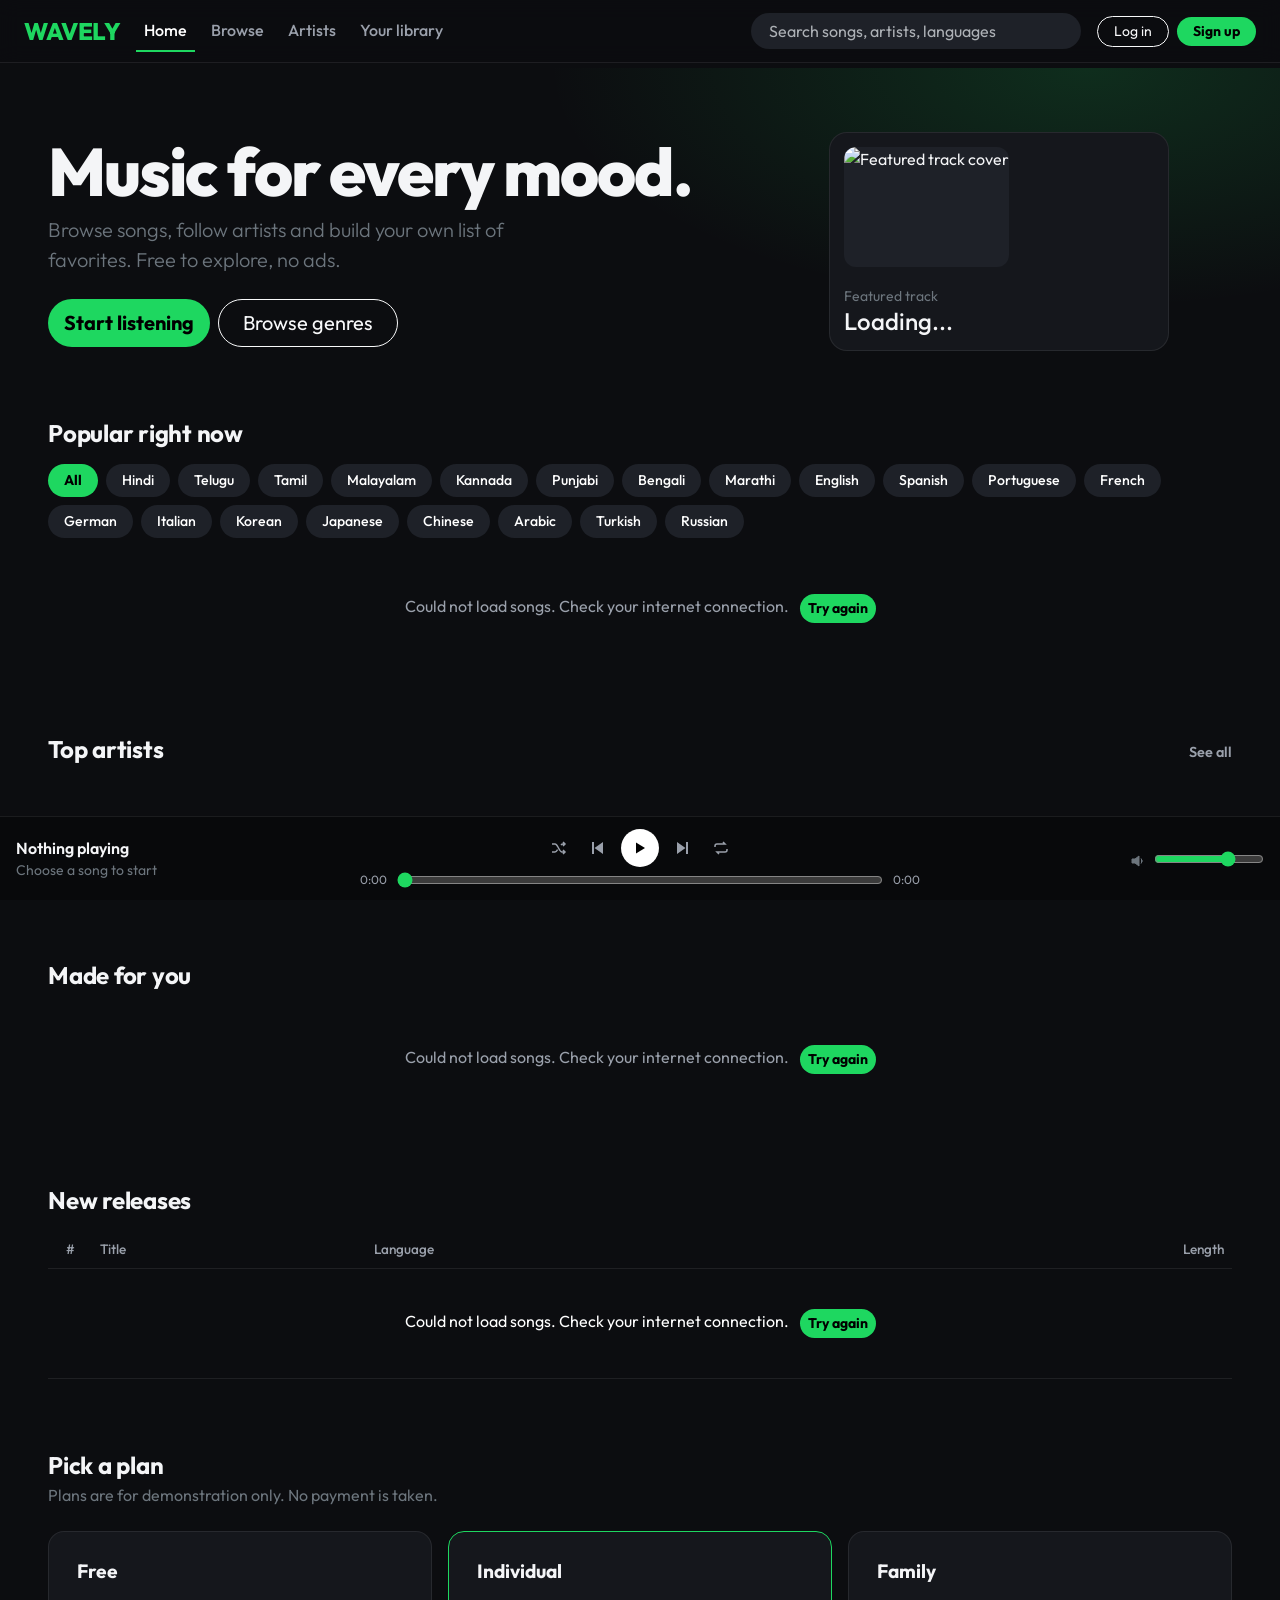
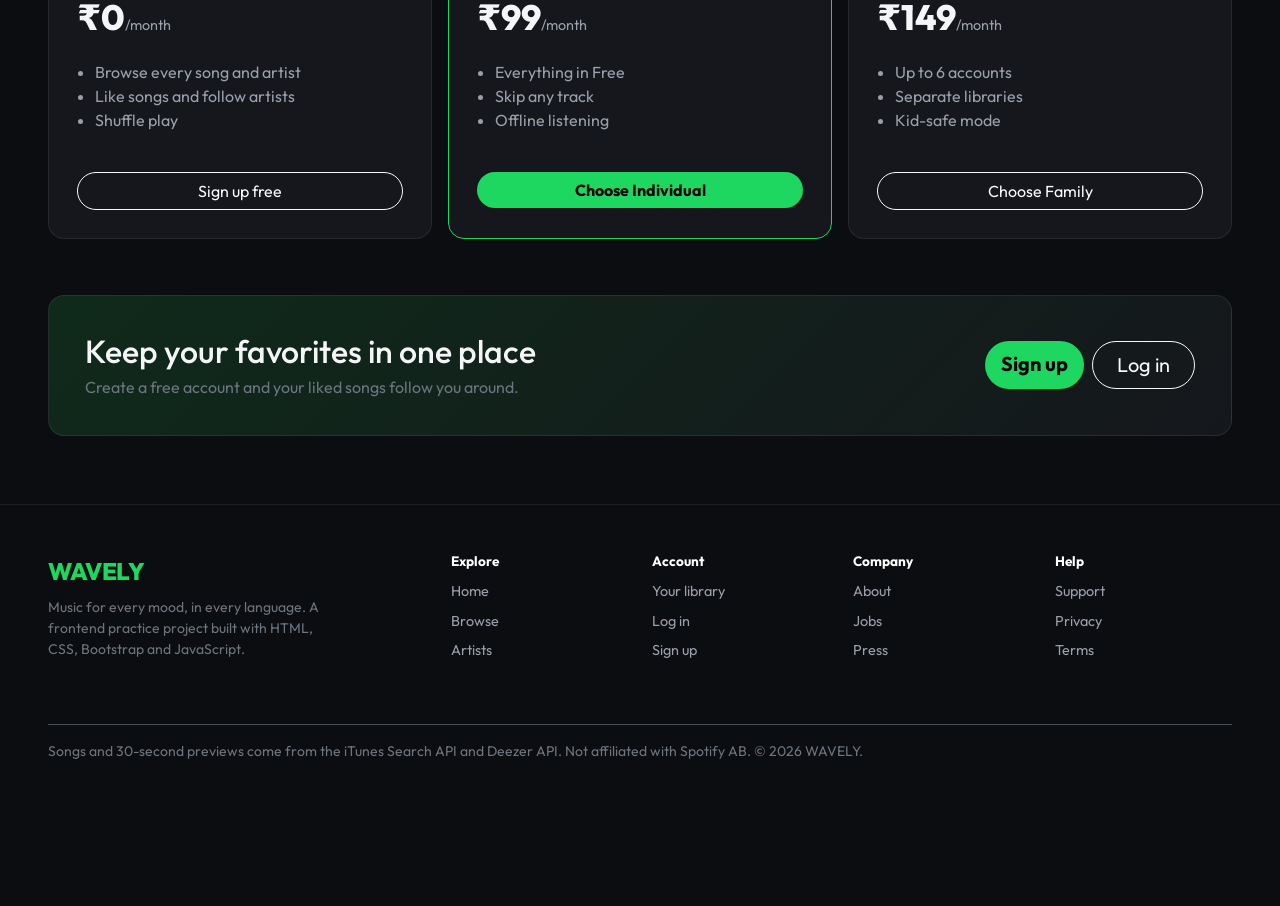
<file: index.html>
<!DOCTYPE html>
<html lang="en" data-bs-theme="dark">
<head>
  <meta charset="UTF-8">
  <meta name="viewport" content="width=device-width, initial-scale=1.0">
  <meta name="description" content="Wavely: stream songs, artists and playlists. A frontend practice project.">
  <title>WAVELY | Home</title>
  <link href="https://cdn.jsdelivr.net/npm/bootstrap@5.3.3/dist/css/bootstrap.min.css" rel="stylesheet">
  <link href="https://fonts.googleapis.com/css2?family=Outfit:wght@400;500;600;700;800&display=swap" rel="stylesheet">
  <link rel="stylesheet" href="./style.css">
</head>
<body data-page="home">
<div id="app-nav"></div>
<main>
  <header class="hero">
    <div class="container-fluid px-3 px-lg-5">
      <div class="row align-items-center g-5">
        <div class="col-lg-7">
          <h1>Music for every mood.</h1>
          <p class="lead text-secondary col-lg-9">Browse songs, follow artists and build your own list of favorites. Free to explore, no ads.</p>
          <div class="d-flex flex-wrap gap-2 mt-4">
            <button class="btn btn-accent btn-lg" id="heroPlay" data-play="">Start listening</button>
            <a href="./browse.html" class="btn btn-outline-light btn-lg rounded-pill px-4">Browse genres</a>
          </div>
        </div>
        <div class="col-lg-5">
          <div class="hero-card" id="heroCard" data-play="" role="button" tabindex="0">
            <img id="heroImg" alt="Featured track cover">
            <div class="mt-3"><small class="text-secondary">Featured track</small>
              <h2 class="h4 mb-0" id="heroTitle">Loading...</h2><span class="text-secondary" id="heroArtist"></span></div>
          </div>
        </div>
      </div>
    </div>
  </header>

  <section class="block container-fluid px-3 px-lg-5" data-block>
    <div class="d-flex flex-wrap justify-content-between align-items-center gap-3 mb-3">
      <h2 class="section-title">Popular right now</h2>
      <div class="chips" data-render="chips" data-instant></div>
    </div>
    <div class="row g-3" data-render="songs" data-kind="card" data-skel="12" data-lang-scope></div>
  </section>

  <section class="block container-fluid px-3 px-lg-5" data-block>
    <div class="d-flex justify-content-between align-items-end mb-3">
      <h2 class="section-title">Top artists</h2>
      <a href="./artists.html" class="see-all">See all</a>
    </div>
    <div class="row g-3" data-render="artistsTop" data-kind="card" data-skel="6"></div>
  </section>

  <section class="block container-fluid px-3 px-lg-5" data-block>
    <h2 class="section-title mb-3">Made for you</h2>
    <div class="row g-3" data-render="playlists" data-kind="card" data-skel="6"></div>
  </section>

  <section class="block container-fluid px-3 px-lg-5" data-block>
    <h2 class="section-title mb-3">New releases</h2>
    <div class="table-responsive">
      <table class="table song-table align-middle">
        <thead><tr><th class="num">#</th><th>Title</th><th class="d-none d-md-table-cell">Language</th><th class="text-end">Length</th></tr></thead>
        <tbody data-render="new" data-kind="row" data-skel="6"></tbody>
      </table>
    </div>
  </section>

  <section class="block container-fluid px-3 px-lg-5">
    <h2 class="section-title mb-1">Pick a plan</h2>
    <p class="text-secondary mb-4">Plans are for demonstration only. No payment is taken.</p>
    <div class="row g-3">
      <div class="col-md-4"><div class="plan h-100"><h3>Free</h3><p class="price">&#8377;0<small>/month</small></p>
        <ul><li>Browse every song and artist</li><li>Like songs and follow artists</li><li>Shuffle play</li></ul>
        <a href="./signup.html" class="btn btn-outline-light rounded-pill w-100">Sign up free</a></div></div>
      <div class="col-md-4"><div class="plan featured h-100"><h3>Individual</h3><p class="price">&#8377;99<small>/month</small></p>
        <ul><li>Everything in Free</li><li>Skip any track</li><li>Offline listening</li></ul>
        <a href="./signup.html" class="btn btn-accent w-100">Choose Individual</a></div></div>
      <div class="col-md-4"><div class="plan h-100"><h3>Family</h3><p class="price">&#8377;149<small>/month</small></p>
        <ul><li>Up to 6 accounts</li><li>Separate libraries</li><li>Kid-safe mode</li></ul>
        <a href="./signup.html" class="btn btn-outline-light rounded-pill w-100">Choose Family</a></div></div>
    </div>
  </section>

  <section class="block container-fluid px-3 px-lg-5">
    <div class="cta">
      <div><h2 class="mb-1">Keep your favorites in one place</h2><p class="text-secondary mb-0">Create a free account and your liked songs follow you around.</p></div>
      <div class="d-flex gap-2"><a href="./signup.html" class="btn btn-accent btn-lg">Sign up</a><a href="./login.html" class="btn btn-outline-light btn-lg rounded-pill px-4">Log in</a></div>
    </div>
  </section>
</main>
<div id="app-footer"></div>
<div id="app-player"></div>
<script src="https://cdn.jsdelivr.net/npm/bootstrap@5.3.3/dist/js/bootstrap.bundle.min.js"></script>
<script src="./script.js"></script>
</body>
</html>
</file>
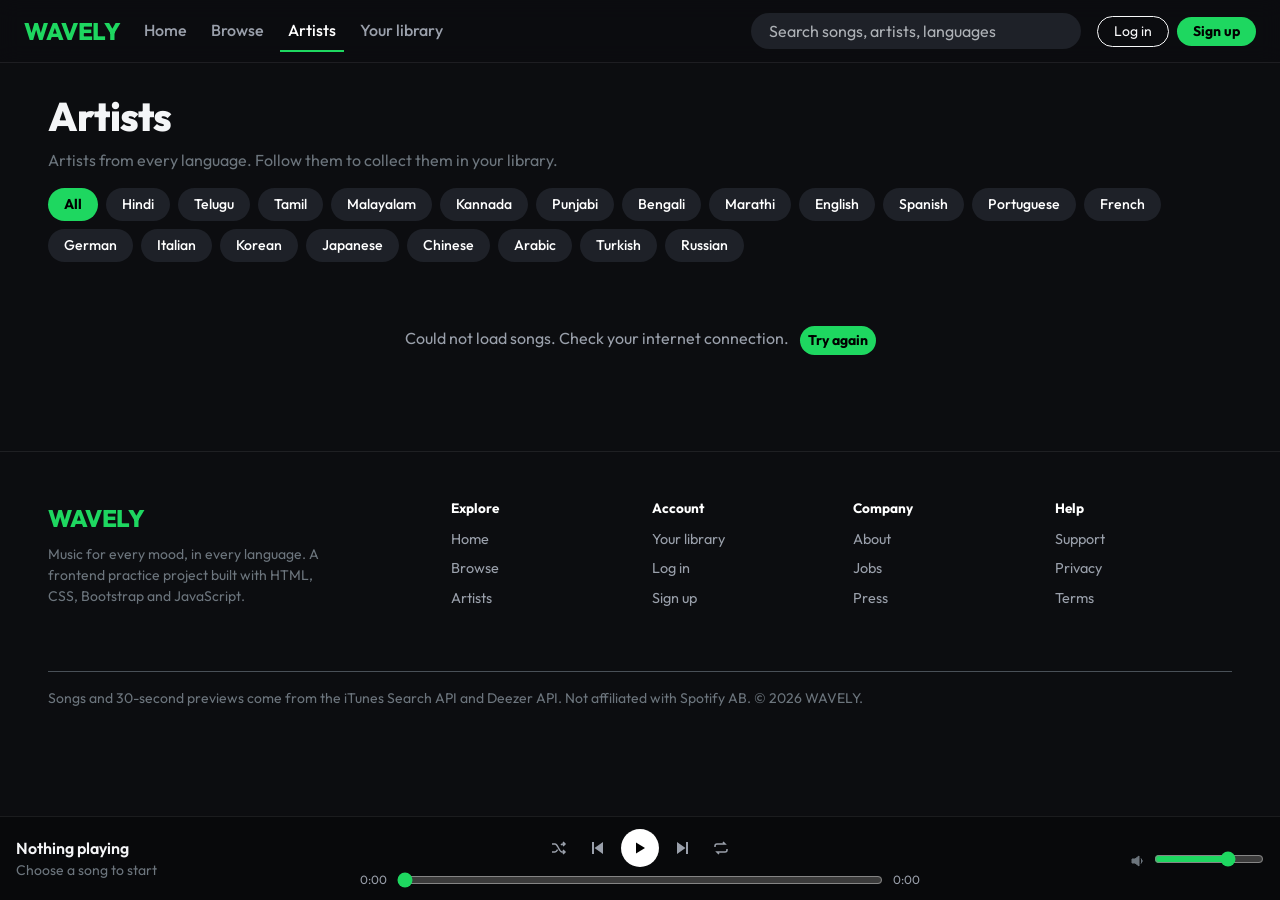
<file: artists.html>
<!DOCTYPE html>
<html lang="en" data-bs-theme="dark">
<head>
  <meta charset="UTF-8">
  <meta name="viewport" content="width=device-width, initial-scale=1.0">
  <meta name="description" content="Discover and follow artists on Wavely.">
  <title>WAVELY | Artists</title>
  <link href="https://cdn.jsdelivr.net/npm/bootstrap@5.3.3/dist/css/bootstrap.min.css" rel="stylesheet">
  <link href="https://fonts.googleapis.com/css2?family=Outfit:wght@400;500;600;700;800&display=swap" rel="stylesheet">
  <link rel="stylesheet" href="./style.css">
</head>
<body data-page="artists">
<div id="app-nav"></div>
<main class="container-fluid px-3 px-lg-5 pt-4">
  <h1 class="page-title">Artists</h1>
  <p class="text-secondary mb-3">Artists from every language. Follow them to collect them in your library.</p>
  <div class="chips mb-4" data-render="chips" data-instant></div>
  <div class="row g-3" data-render="artists" data-kind="card" data-skel="12" data-lang-scope></div>
</main>
<div id="app-footer"></div>
<div id="app-player"></div>
<script src="https://cdn.jsdelivr.net/npm/bootstrap@5.3.3/dist/js/bootstrap.bundle.min.js"></script>
<script src="./script.js"></script>
</body>
</html>
</file>
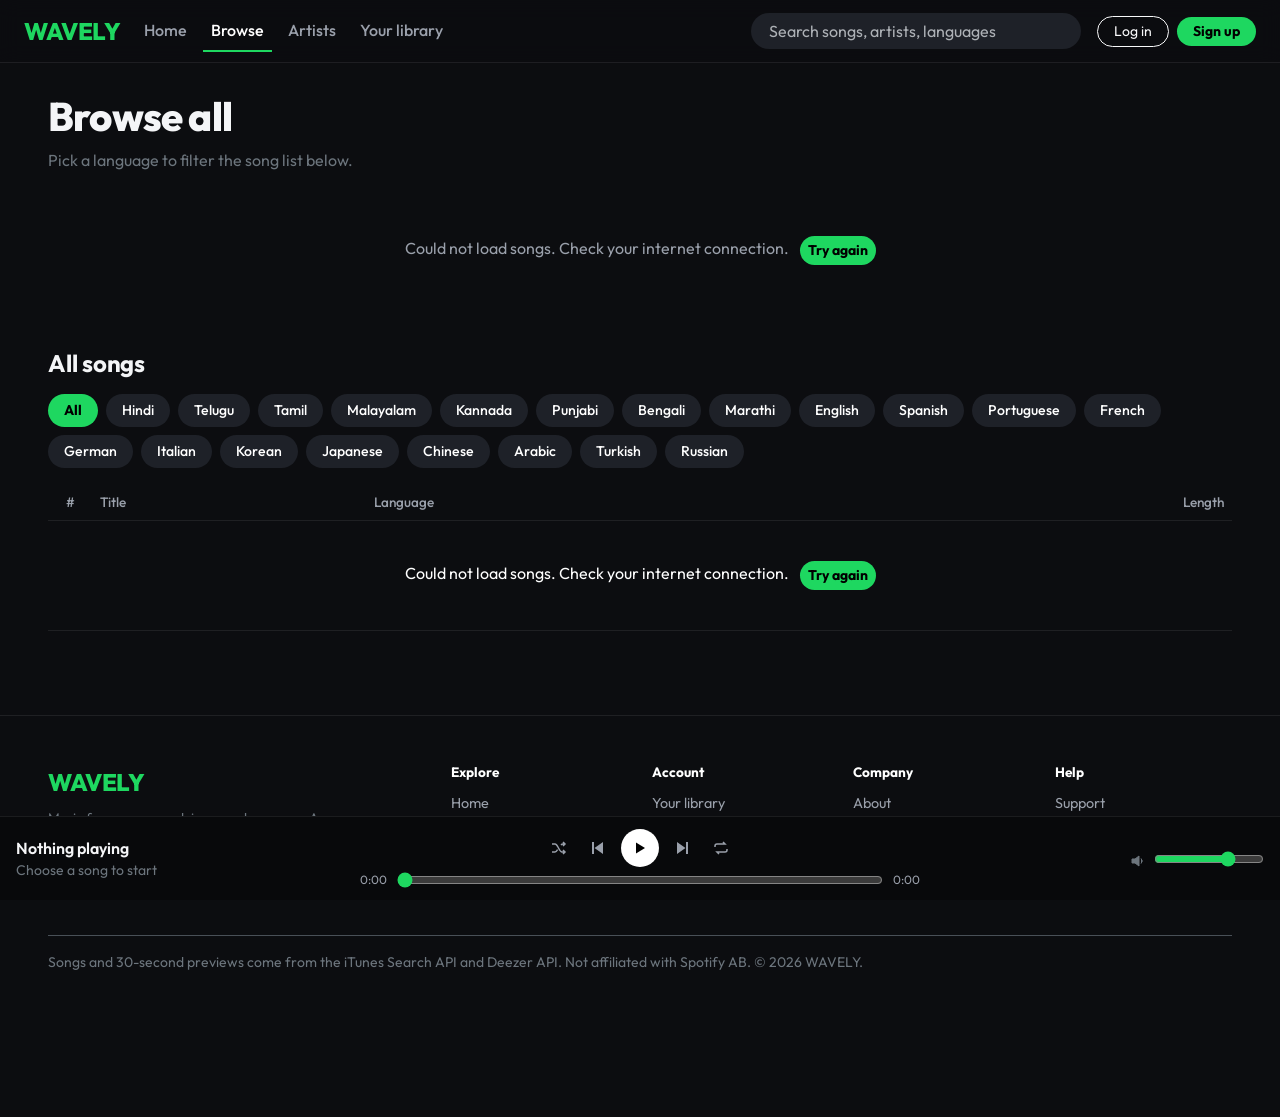
<file: browse.html>
<!DOCTYPE html>
<html lang="en" data-bs-theme="dark">
<head>
  <meta charset="UTF-8">
  <meta name="viewport" content="width=device-width, initial-scale=1.0">
  <meta name="description" content="Browse every Wavely genre and song.">
  <title>WAVELY | Browse</title>
  <link href="https://cdn.jsdelivr.net/npm/bootstrap@5.3.3/dist/css/bootstrap.min.css" rel="stylesheet">
  <link href="https://fonts.googleapis.com/css2?family=Outfit:wght@400;500;600;700;800&display=swap" rel="stylesheet">
  <link rel="stylesheet" href="./style.css">
</head>
<body data-page="browse">
<div id="app-nav"></div>
<main class="container-fluid px-3 px-lg-5 pt-4">
  <h1 class="page-title">Browse all</h1>
  <p class="text-secondary mb-4">Pick a language to filter the song list below.</p>
  <div class="row g-3" data-render="genres" data-kind="tile" data-skel="8"></div>

  <section class="block px-0" data-block>
    <div class="d-flex flex-wrap justify-content-between align-items-center gap-3 mb-3">
      <h2 class="section-title" id="songs-title">All songs</h2>
      <div class="chips" data-render="chips" data-instant></div>
    </div>
    <div class="table-responsive">
      <table class="table song-table align-middle">
        <thead><tr><th class="num">#</th><th>Title</th><th class="d-none d-md-table-cell">Language</th><th class="text-end">Length</th></tr></thead>
        <tbody data-render="all" data-kind="row" data-skel="8" data-lang-scope></tbody>
      </table>
    </div>
  </section>
</main>
<div id="app-footer"></div>
<div id="app-player"></div>
<script src="https://cdn.jsdelivr.net/npm/bootstrap@5.3.3/dist/js/bootstrap.bundle.min.js"></script>
<script src="./script.js"></script>
</body>
</html>
</file>
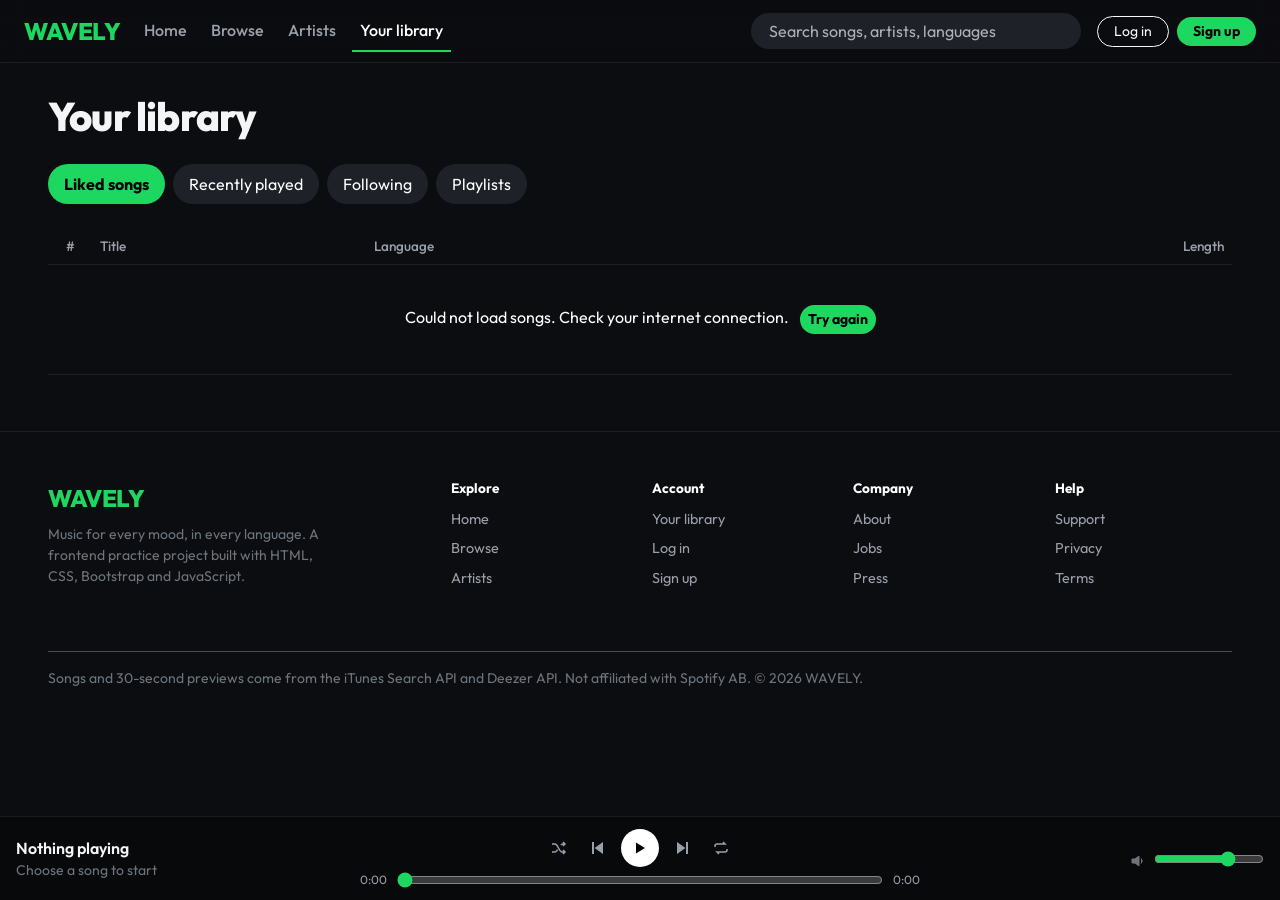
<file: library.html>
<!DOCTYPE html>
<html lang="en" data-bs-theme="dark">
<head>
  <meta charset="UTF-8">
  <meta name="viewport" content="width=device-width, initial-scale=1.0">
  <meta name="description" content="Your liked songs, recent plays, playlists and followed artists.">
  <title>WAVELY | Your Library</title>
  <link href="https://cdn.jsdelivr.net/npm/bootstrap@5.3.3/dist/css/bootstrap.min.css" rel="stylesheet">
  <link href="https://fonts.googleapis.com/css2?family=Outfit:wght@400;500;600;700;800&display=swap" rel="stylesheet">
  <link rel="stylesheet" href="./style.css">
</head>
<body data-page="library">
<div id="app-nav"></div>
<main class="container-fluid px-3 px-lg-5 pt-4">
  <h1 class="page-title">Your library</h1>
  <ul class="nav nav-pills lib-tabs my-4" role="tablist">
    <li class="nav-item"><button class="nav-link active" data-bs-toggle="pill" data-bs-target="#tab-liked" type="button">Liked songs</button></li>
    <li class="nav-item"><button class="nav-link" data-bs-toggle="pill" data-bs-target="#tab-recent" type="button">Recently played</button></li>
    <li class="nav-item"><button class="nav-link" data-bs-toggle="pill" data-bs-target="#tab-following" type="button">Following</button></li>
    <li class="nav-item"><button class="nav-link" data-bs-toggle="pill" data-bs-target="#tab-playlists" type="button">Playlists</button></li>
  </ul>
  <div class="tab-content">
    <div class="tab-pane fade show active" id="tab-liked"><div class="table-responsive"><table class="table song-table align-middle">
      <thead><tr><th class="num">#</th><th>Title</th><th class="d-none d-md-table-cell">Language</th><th class="text-end">Length</th></tr></thead>
      <tbody data-render="liked" data-kind="row" data-skel="4"></tbody></table></div></div>
    <div class="tab-pane fade" id="tab-recent"><div class="table-responsive"><table class="table song-table align-middle">
      <thead><tr><th class="num">#</th><th>Title</th><th class="d-none d-md-table-cell">Language</th><th class="text-end">Length</th></tr></thead>
      <tbody data-render="recent" data-kind="row" data-skel="4"></tbody></table></div></div>
    <div class="tab-pane fade" id="tab-following"><div class="row g-3" data-render="following" data-kind="card" data-skel="4"></div></div>
    <div class="tab-pane fade" id="tab-playlists"><div class="row g-3" data-render="playlists" data-kind="card" data-skel="6"></div></div>
  </div>
</main>
<div id="app-footer"></div>
<div id="app-player"></div>
<script src="https://cdn.jsdelivr.net/npm/bootstrap@5.3.3/dist/js/bootstrap.bundle.min.js"></script>
<script src="./script.js"></script>
</body>
</html>
</file>
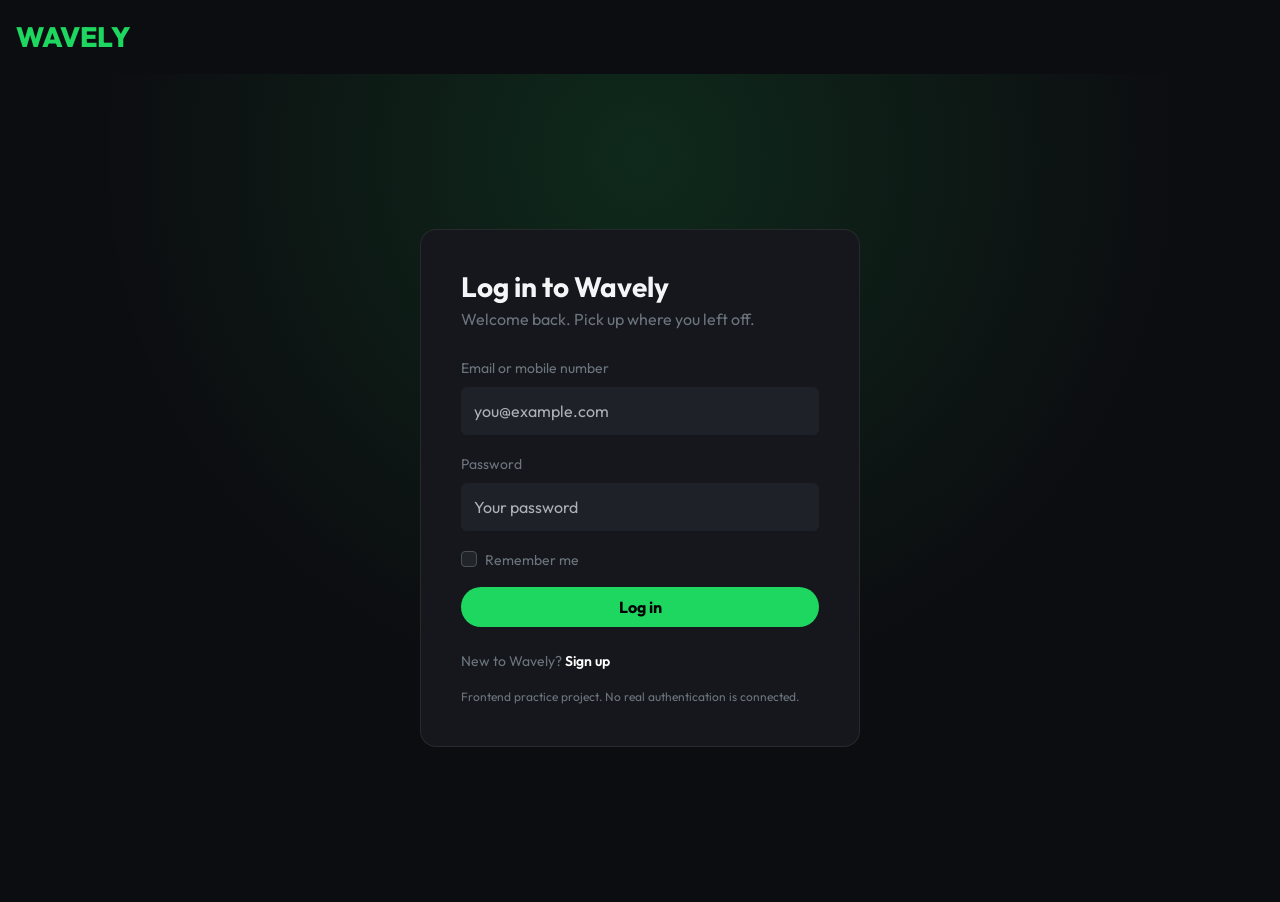
<file: login.html>
<!DOCTYPE html>
<html lang="en" data-bs-theme="dark">
<head>
  <meta charset="UTF-8">
  <meta name="viewport" content="width=device-width, initial-scale=1.0">
  <title>WAVELY | Log in</title>
  <link href="https://cdn.jsdelivr.net/npm/bootstrap@5.3.3/dist/css/bootstrap.min.css" rel="stylesheet">
  <link href="https://fonts.googleapis.com/css2?family=Outfit:wght@400;500;600;700;800&display=swap" rel="stylesheet">
  <link rel="stylesheet" href="./style.css">
</head>
<body class="wv-auth-page" data-page="auth">
  <header class="p-3"><a class="wv-brand fs-3" href="./index.html">WAVELY</a></header>
  <main class="wv-auth-wrapper d-flex align-items-center justify-content-center px-3 py-5">
    <div class="wv-auth-box">
      <h1 class="h3 fw-bold mb-1">Log in to Wavely</h1>
      <p class="text-secondary mb-4">Welcome back. Pick up where you left off.</p>
      <form data-auth novalidate>
        <div class="mb-3">
          <label for="email" class="form-label small text-secondary">Email or mobile number</label>
          <input type="text" id="email" class="form-control" placeholder="you@example.com" autocomplete="username" required>
          <div class="invalid-feedback">Enter your email or mobile number.</div>
        </div>
        <div class="mb-3">
          <label for="password" class="form-label small text-secondary">Password</label>
          <input type="password" id="password" class="form-control" placeholder="Your password" minlength="6" autocomplete="current-password" required>
          <div class="invalid-feedback">Password must be at least 6 characters.</div>
        </div>
        <div class="form-check mb-3"><input class="form-check-input" type="checkbox" id="remember"><label class="form-check-label small text-secondary" for="remember">Remember me</label></div>
        <button type="submit" class="btn btn-accent w-100 py-2">Log in</button>
      </form>
      <p class="mt-4 mb-0 text-secondary small">New to Wavely? <a href="./signup.html" class="text-white fw-semibold">Sign up</a></p>
      <p class="mt-3 mb-0 text-secondary" style="font-size:.75rem">Frontend practice project. No real authentication is connected.</p>
    </div>
  </main>
  <script src="./script.js"></script>
</body>
</html>
</file>
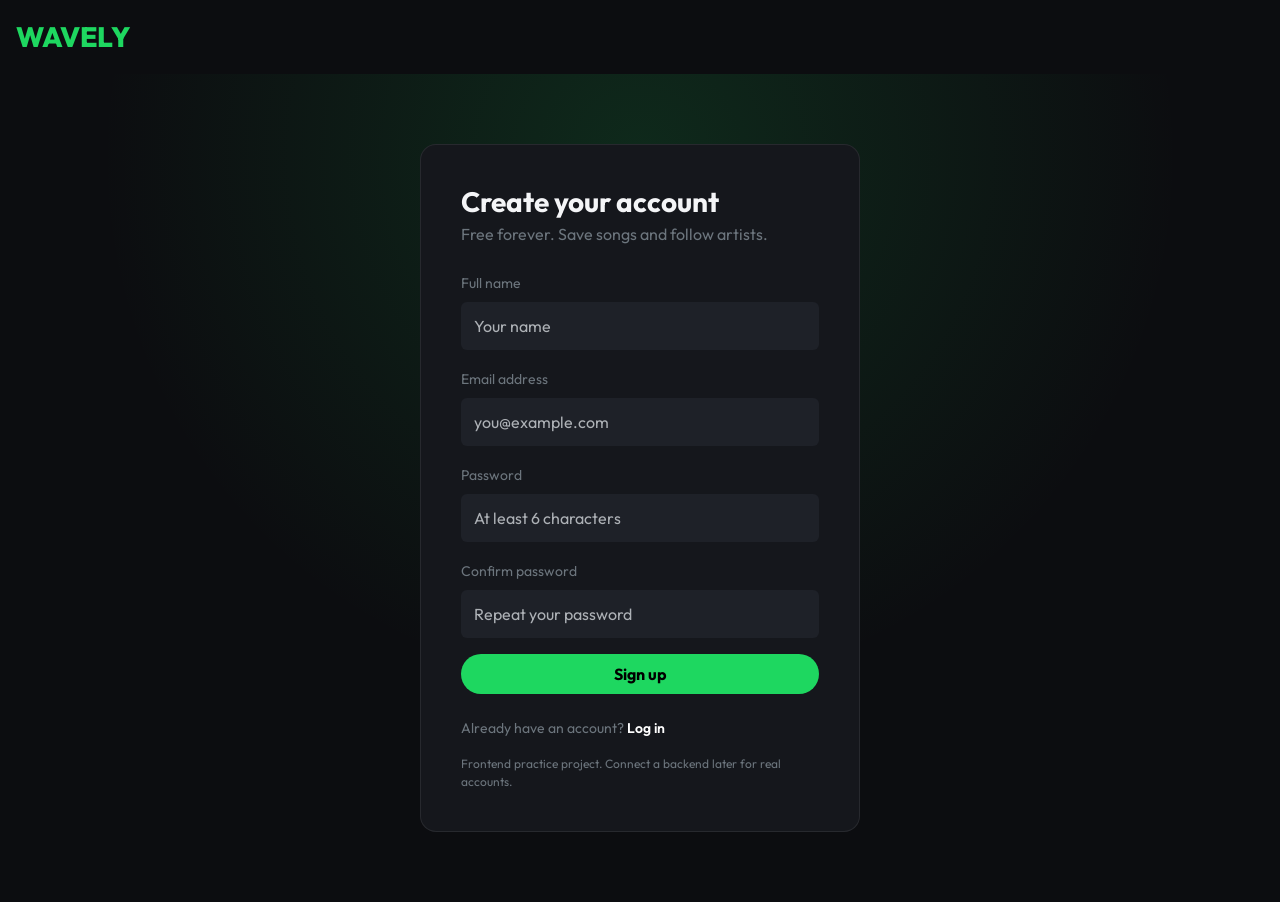
<file: signup.html>
<!DOCTYPE html>
<html lang="en" data-bs-theme="dark">
<head>
  <meta charset="UTF-8">
  <meta name="viewport" content="width=device-width, initial-scale=1.0">
  <title>WAVELY | Sign up</title>
  <link href="https://cdn.jsdelivr.net/npm/bootstrap@5.3.3/dist/css/bootstrap.min.css" rel="stylesheet">
  <link href="https://fonts.googleapis.com/css2?family=Outfit:wght@400;500;600;700;800&display=swap" rel="stylesheet">
  <link rel="stylesheet" href="./style.css">
</head>
<body class="wv-auth-page" data-page="auth">
  <header class="p-3"><a class="wv-brand fs-3" href="./index.html">WAVELY</a></header>
  <main class="wv-auth-wrapper d-flex align-items-center justify-content-center px-3 py-5">
    <div class="wv-auth-box">
      <h1 class="h3 fw-bold mb-1">Create your account</h1>
      <p class="text-secondary mb-4">Free forever. Save songs and follow artists.</p>
      <form data-auth novalidate>
        <div class="mb-3">
          <label for="name" class="form-label small text-secondary">Full name</label>
          <input type="text" id="name" class="form-control" placeholder="Your name" autocomplete="name" required>
          <div class="invalid-feedback">Enter your name.</div>
        </div>
        <div class="mb-3">
          <label for="email" class="form-label small text-secondary">Email address</label>
          <input type="email" id="email" class="form-control" placeholder="you@example.com" autocomplete="email" required>
          <div class="invalid-feedback">Enter a valid email address.</div>
        </div>
        <div class="mb-3">
          <label for="password" class="form-label small text-secondary">Password</label>
          <input type="password" id="password" class="form-control" placeholder="At least 6 characters" minlength="6" autocomplete="new-password" required>
          <div class="invalid-feedback">Password must be at least 6 characters.</div>
        </div>
        <div class="mb-3">
          <label for="confirm-password" class="form-label small text-secondary">Confirm password</label>
          <input type="password" id="confirm-password" class="form-control" placeholder="Repeat your password" autocomplete="new-password" required>
          <div class="invalid-feedback">Passwords do not match.</div>
        </div>
        <button type="submit" class="btn btn-accent w-100 py-2">Sign up</button>
      </form>
      <p class="mt-4 mb-0 text-secondary small">Already have an account? <a href="./login.html" class="text-white fw-semibold">Log in</a></p>
      <p class="mt-3 mb-0 text-secondary" style="font-size:.75rem">Frontend practice project. Connect a backend later for real accounts.</p>
    </div>
  </main>
  <script src="./script.js"></script>
</body>
</html>
</file>
<file: style.css>
:root {
  --bg: #0c0d10; --s1: #15171c; --s2: #1e2128; --line: rgba(255, 255, 255, .08);
  --muted: #9aa0ab; --accent: #1ed760; --accent-d: #17b04d;
}
body { background: var(--bg); color: #f4f5f7; font-family: 'Outfit', system-ui, sans-serif; padding: 68px 0 96px; }
a { color: inherit; text-decoration: none; }
:focus-visible { outline: 2px solid var(--accent); outline-offset: 2px; }
.min-w-0 { min-width: 0; }

/* navbar */
.wv-nav { background: rgba(12, 13, 16, .92); backdrop-filter: blur(10px); border-bottom: 1px solid var(--line); }
.wv-brand { color: var(--accent) !important; font-weight: 800; font-size: 1.5rem; letter-spacing: -.5px; }
.wv-nav .nav-link { color: var(--muted); font-weight: 500; border-bottom: 2px solid transparent; }
.wv-nav .nav-link:hover, .wv-nav .nav-link.active { color: #fff; border-bottom-color: var(--accent); }
.wv-search { max-width: 330px; background: var(--s2); border: 0; color: #fff; border-radius: 50px; padding-inline: 18px; }
.wv-search:focus { background: #292d37; color: #fff; box-shadow: 0 0 0 2px var(--accent); }
.btn-accent { background: var(--accent); color: #000; font-weight: 700; border: 0; border-radius: 50px; }
.btn-accent:hover { background: var(--accent-d); color: #000; }

/* hero */
.hero { padding: 64px 0 40px; background: radial-gradient(900px 400px at 85% 0%, rgba(30, 215, 96, .16), transparent 60%); }
.hero h1 { font-size: clamp(2.4rem, 5.5vw, 4.2rem); font-weight: 800; letter-spacing: -.03em; line-height: 1.05; }
.hero-card { max-width: 340px; margin-inline: auto; background: var(--s1); border: 1px solid var(--line); border-radius: 18px; padding: 14px; cursor: pointer; transition: transform .2s; }
.hero-card:hover { transform: translateY(-4px); }
.hero-card img { width: 100%; aspect-ratio: 1; object-fit: cover; border-radius: 12px; }

/* sections */
.block { padding-block: 28px; }
.page-title { font-weight: 800; letter-spacing: -.02em; }
.section-title { font-size: 1.5rem; font-weight: 700; letter-spacing: -.01em; margin: 0; }
.see-all { color: var(--muted); font-weight: 600; font-size: .9rem; }
.see-all:hover { color: #fff; }
.chips { display: flex; flex-wrap: wrap; gap: 8px; }
.chip { background: var(--s2); color: #fff; border: 0; border-radius: 50px; padding: 6px 16px; font-size: .88rem; font-weight: 500; }
.chip:hover { background: #2a2e38; }
.chip.active { background: var(--accent); color: #000; font-weight: 700; }

/* cards */
.song-card, .artist-card { background: var(--s1); border-radius: 12px; padding: 12px; height: 100%; transition: background .2s; }
.song-card { cursor: pointer; }
.song-card:hover, .song-card.playing { background: var(--s2); }
.song-card h3, .artist-card h3 { font-size: 1rem; font-weight: 600; margin: 12px 0 2px; overflow: hidden; text-overflow: ellipsis; white-space: nowrap; }
.song-card.playing h3 { color: var(--accent); }
.song-card p, .artist-card p { color: var(--muted); font-size: .85rem; margin: 0; overflow: hidden; text-overflow: ellipsis; white-space: nowrap; }
.cover { position: relative; }
.cover img, .artist-card img { width: 100%; aspect-ratio: 1; object-fit: cover; border-radius: 8px; display: block; }
.play-fab { position: absolute; right: 8px; bottom: 8px; width: 44px; height: 44px; border-radius: 50%; border: 0; background: var(--accent); color: #000; opacity: 0; transform: translateY(8px); transition: .2s; box-shadow: 0 6px 16px rgba(0, 0, 0, .45); }
.song-card:hover .play-fab, .song-card:focus-within .play-fab, .song-card.playing .play-fab { opacity: 1; transform: none; }
.artist-card { text-align: center; }
.artist-card img { border-radius: 50%; }
.artist-card p { margin-bottom: 12px; }
.icon-btn { background: none; border: 0; color: var(--muted); display: inline-flex; align-items: center; justify-content: center; font-size: 1.1rem; padding: 6px; }
.icon-btn:hover { color: #fff; }
.icon-btn.on, .heart.on { color: var(--accent); }
.cover .heart { position: absolute; top: 8px; right: 8px; width: 32px; height: 32px; border-radius: 50%; background: rgba(0, 0, 0, .55); color: #fff; padding: 0; }
.cover .heart.on { color: var(--accent); }
.genre-tile { width: 100%; min-height: 110px; border: 0; border-radius: 12px; padding: 16px; text-align: left; color: #fff; background: var(--c); display: flex; flex-direction: column; justify-content: space-between; font-weight: 700; font-size: 1.3rem; transition: transform .2s; }
.genre-tile:hover { transform: translateY(-3px); }
.genre-tile small { font-weight: 400; font-size: .8rem; opacity: .85; }

/* song table */
.song-table { --bs-table-bg: transparent; --bs-table-hover-bg: rgba(255, 255, 255, .05); --bs-table-hover-color: #fff; --bs-table-border-color: var(--line); }
.song-table th { color: var(--muted); font-weight: 500; font-size: .85rem; }
.song-table tbody tr { cursor: pointer; }
.song-table td { padding-block: 10px; }
.song-table img { width: 44px; height: 44px; border-radius: 6px; object-fit: cover; }
.song-table .num { width: 44px; text-align: center; color: var(--muted); }
.song-table .t { font-weight: 600; }
.song-table small { color: var(--muted); }
.song-table tr.playing .t { color: var(--accent); }
.song-table .dur { color: var(--muted); font-size: .9rem; margin-left: 8px; }
.empty-state { color: var(--muted); text-align: center; padding: 40px 12px !important; }

/* tabs, plans, cta */
.lib-tabs .nav-link { color: #fff; background: var(--s2); border-radius: 50px; margin-right: 8px; }
.lib-tabs .nav-link.active { background: var(--accent); color: #000; font-weight: 700; }
.plan { background: var(--s1); border: 1px solid var(--line); border-radius: 16px; padding: 28px; }
.plan.featured { border-color: var(--accent); }
.plan h3 { font-size: 1.2rem; font-weight: 700; }
.plan .price { font-size: 2.2rem; font-weight: 800; margin: 8px 0 16px; }
.plan .price small { font-size: .9rem; font-weight: 400; color: var(--muted); }
.plan ul { padding-left: 18px; color: var(--muted); min-height: 96px; }
.cta { background: linear-gradient(135deg, #0f2a1a, var(--s1)); border: 1px solid var(--line); border-radius: 16px; padding: 36px; display: flex; flex-wrap: wrap; gap: 20px; justify-content: space-between; align-items: center; }

/* footer */
.wv-footer { border-top: 1px solid var(--line); padding: 48px 0; margin-top: 40px; }
.wv-footer h4 { font-size: .85rem; font-weight: 700; color: #fff; margin-bottom: 12px; }
.wv-footer a:not(.wv-brand) { display: block; color: var(--muted); font-size: .9rem; margin-bottom: 8px; }
.wv-footer a:hover { color: #fff; }

/* player */
.player { position: fixed; inset: auto 0 0 0; height: 84px; z-index: 1030; background: #08090b; border-top: 1px solid var(--line); display: grid; grid-template-columns: 1fr 2fr 1fr; align-items: center; gap: 16px; padding: 0 16px; }
.pl-now { display: flex; align-items: center; gap: 12px; min-width: 0; }
.pl-now img { width: 52px; height: 52px; border-radius: 6px; object-fit: cover; }
.pl-now .t { font-weight: 600; }
.pl-mid { display: flex; flex-direction: column; align-items: center; gap: 4px; }
.pl-btns { display: flex; align-items: center; gap: 10px; }
.pl-btns .main { width: 38px; height: 38px; border-radius: 50%; border: 0; background: #fff; color: #000; display: inline-flex; align-items: center; justify-content: center; }
.pl-time { width: 100%; max-width: 560px; align-items: center; gap: 10px; font-size: .75rem; color: var(--muted); }
.pl-time input { flex: 1; }
.pl-vol { justify-content: flex-end; align-items: center; gap: 8px; }
.pl-vol input { width: 110px; }
input[type=range] { accent-color: var(--accent); }
.wv-toast { position: fixed; left: 50%; bottom: 100px; transform: translateX(-50%) translateY(10px); background: #fff; color: #000; font-weight: 600; font-size: .9rem; padding: 10px 20px; border-radius: 50px; opacity: 0; pointer-events: none; transition: .25s; z-index: 1100; }
.wv-toast.show { opacity: 1; transform: translateX(-50%); }
@media (max-width: 991px) { .player { grid-template-columns: 1fr auto; } .pl-vol { display: none !important; } }

/* skeleton loading */
.sk { background: linear-gradient(100deg, #15171c 30%, #242832 50%, #15171c 70%); background-size: 200% 100%; animation: shimmer 1.3s linear infinite; border-radius: 12px; }
.sk-card { aspect-ratio: 3 / 4; }
.sk-tile { height: 110px; }
.sk-row { height: 56px; border-radius: 8px; }
@keyframes shimmer { to { background-position: -200% 0; } }
@media (prefers-reduced-motion: reduce) { * { animation: none !important; transition: none !important; } }

/* login / signup */
.wv-auth-page { padding: 0; }
.wv-auth-wrapper { min-height: calc(100vh - 72px); background: radial-gradient(circle at 50% 10%, rgba(30, 215, 96, .14), transparent 55%); }
.wv-auth-box { background: var(--s1); border: 1px solid var(--line); border-radius: 16px; padding: 40px; max-width: 440px; width: 100%; }
.wv-auth-box .form-control { background: var(--s2); border: 1px solid transparent; color: #fff; height: 48px; }
.wv-auth-box .form-control:focus { background: #292d37; box-shadow: 0 0 0 2px var(--accent); }
.wv-auth-box .form-check-input:checked { background-color: var(--accent); border-color: var(--accent); }
@media (max-width: 480px) { .wv-auth-box { padding: 28px 22px; } }
.hero-card img { background: var(--s2); min-height: 120px; }
</file>
